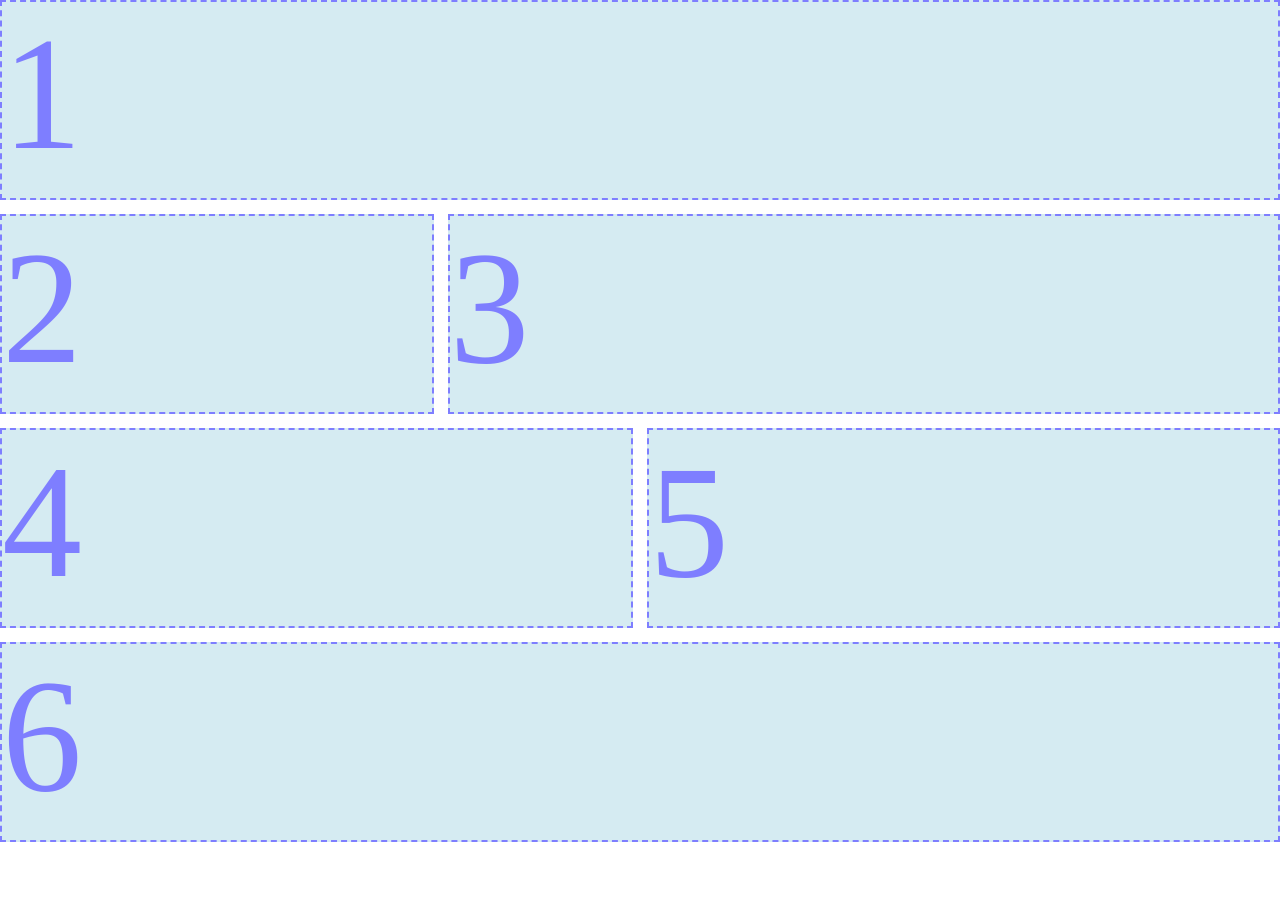
<file: hw5/index.html>
<!DOCTYPE html>
<html lang="en">
<head>
    <meta charset="UTF-8">
    <meta http-equiv="X-UA-Compatible" content="IE=edge">
    <meta name="viewport" content="width=device-width, initial-scale=1.0">
    <title>Assignment 5</title>
    <link rel="stylesheet" href="style.css">
</head>
<body>
    <div class="container">
        <div class="box1">1</div>
        <div class="box2">2</div>
        <div class="box3">3</div>
        <div class="box4">4</div>
        <div class="box5">5</div>
        <div class="box6">6</div>
    </div>
</body>
</html>
</file>
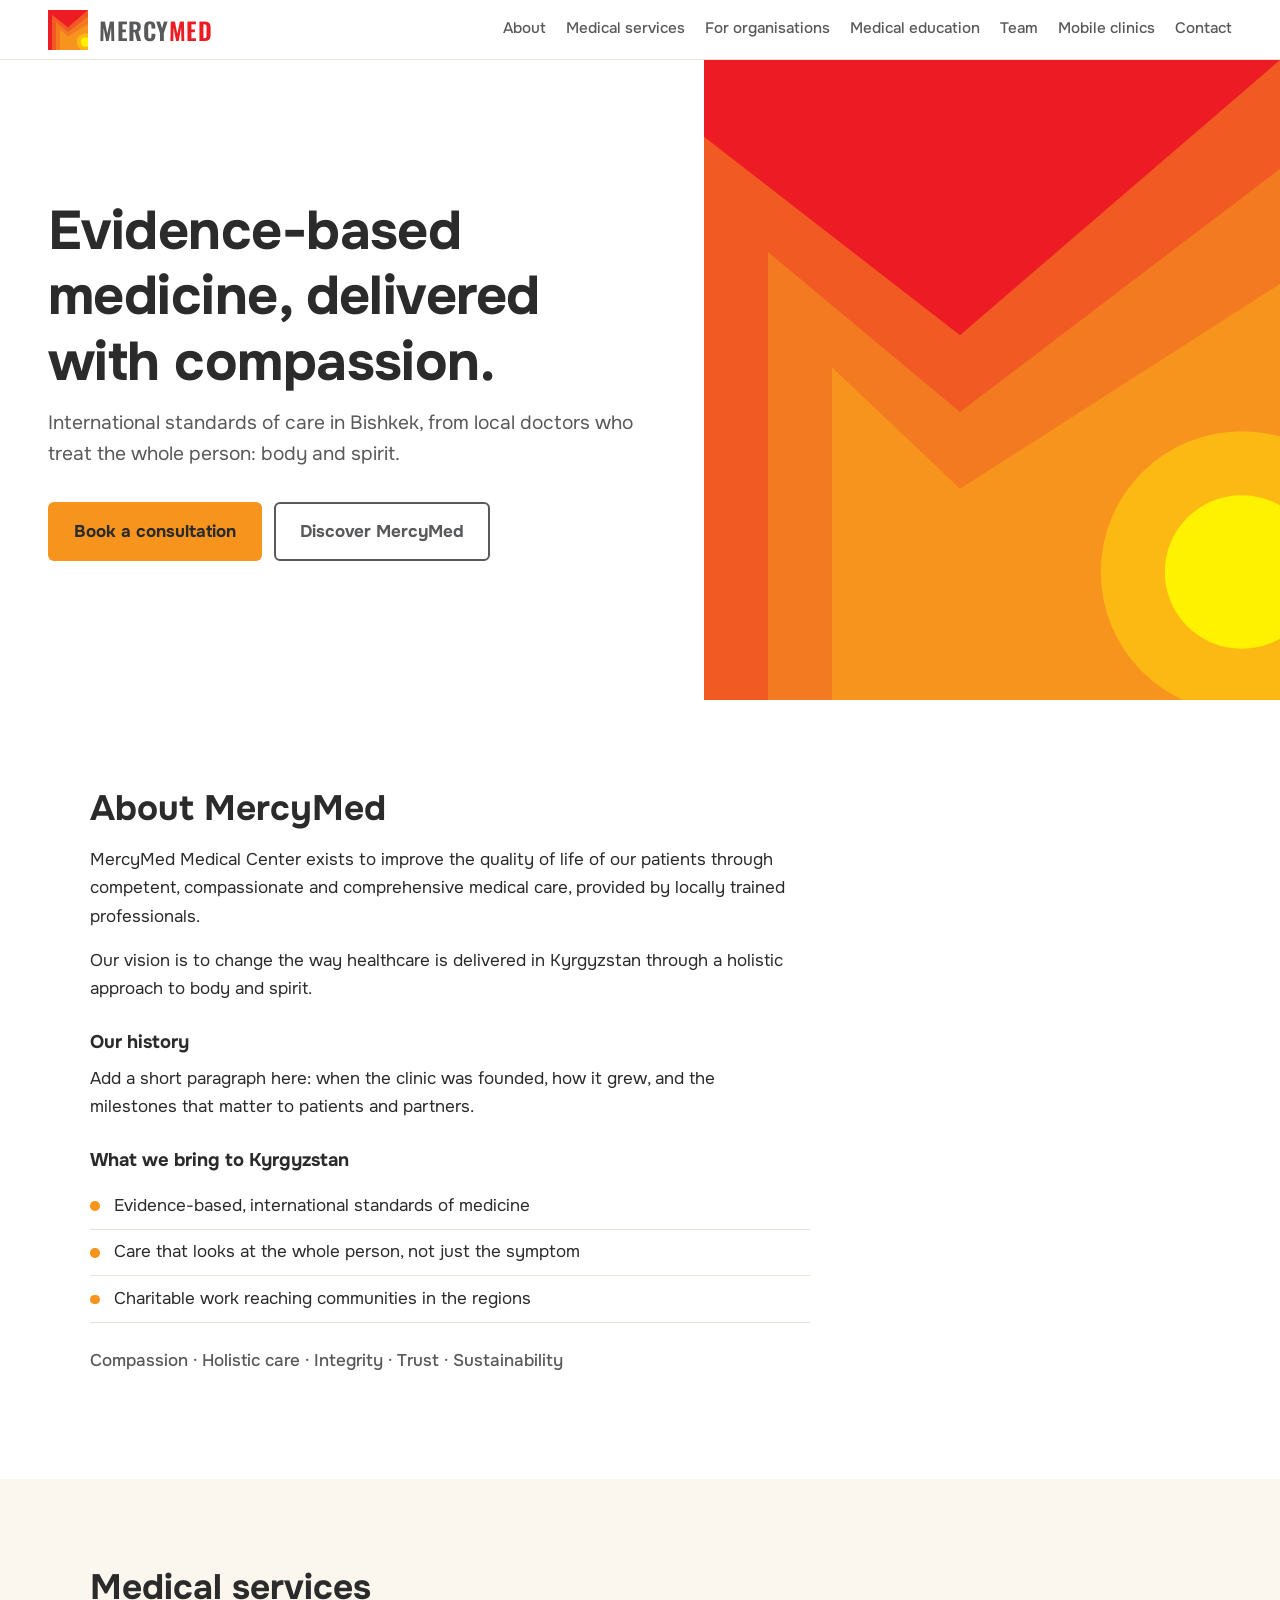
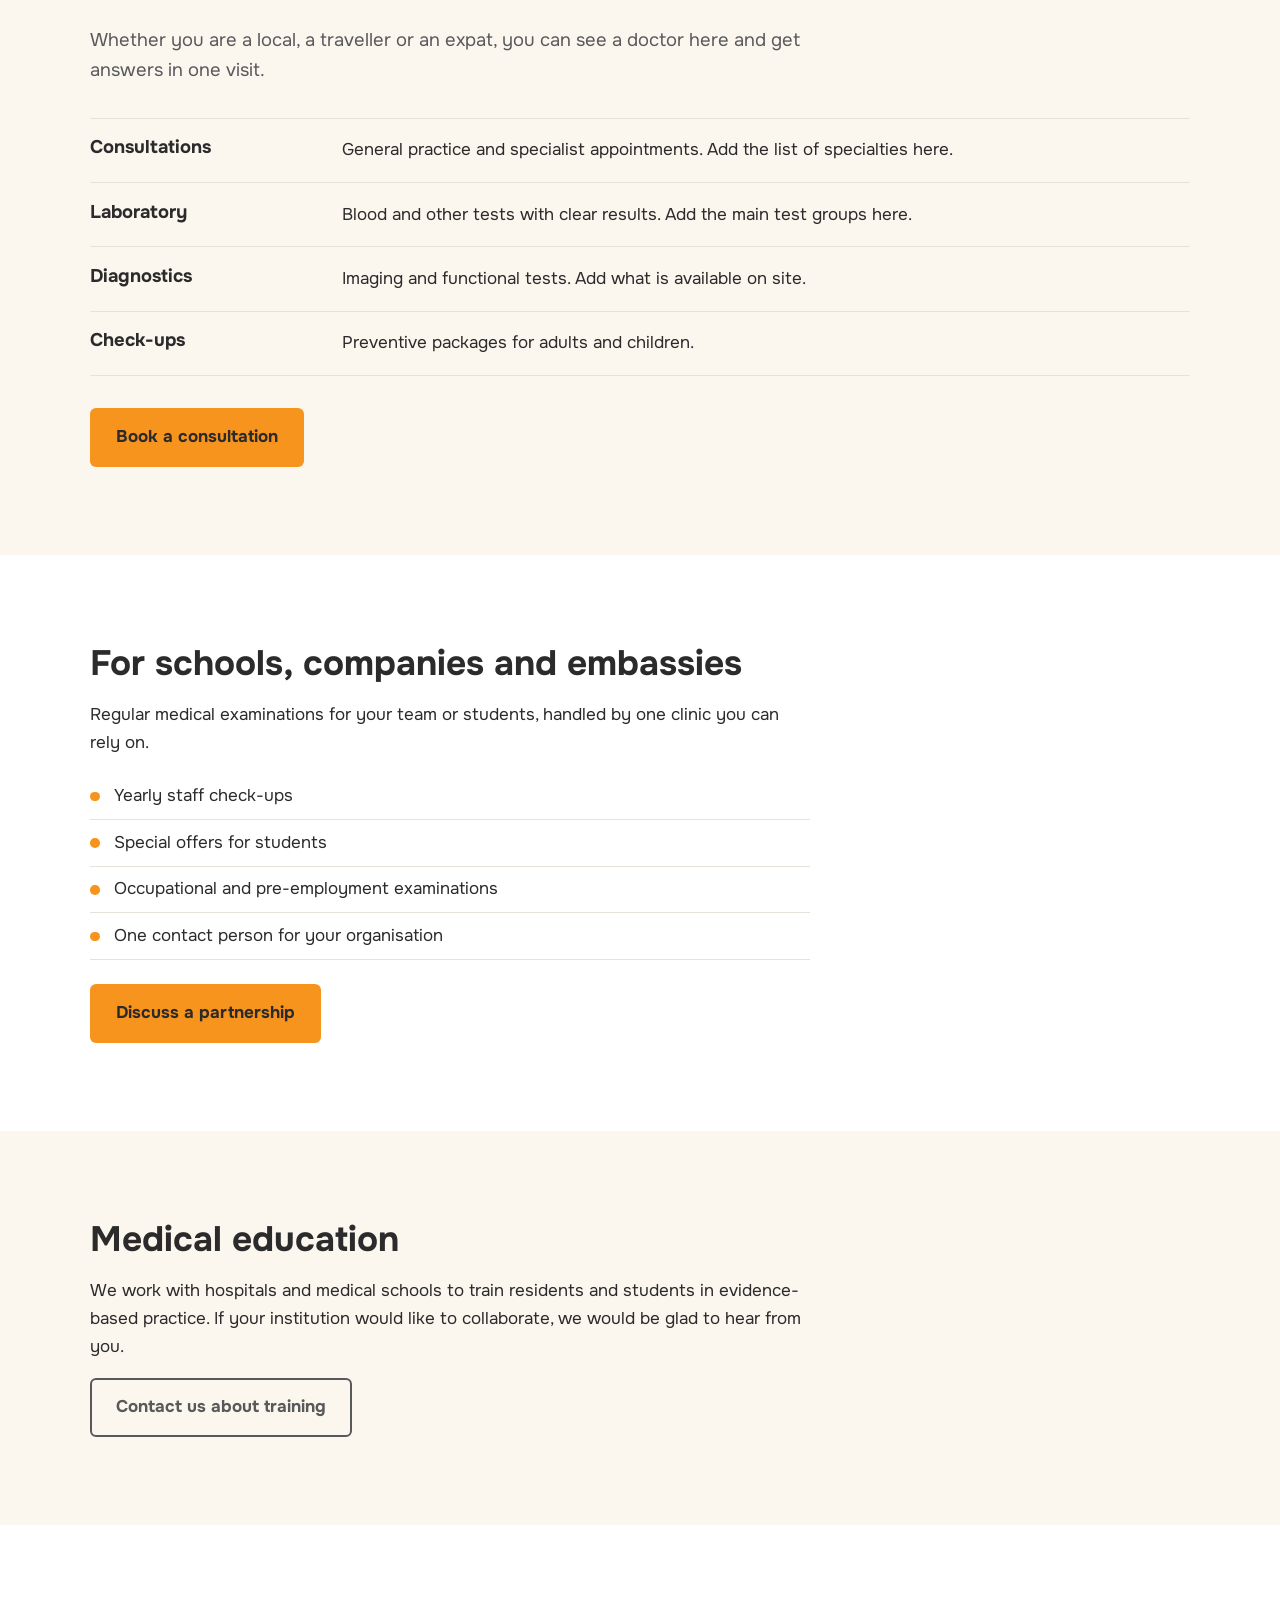
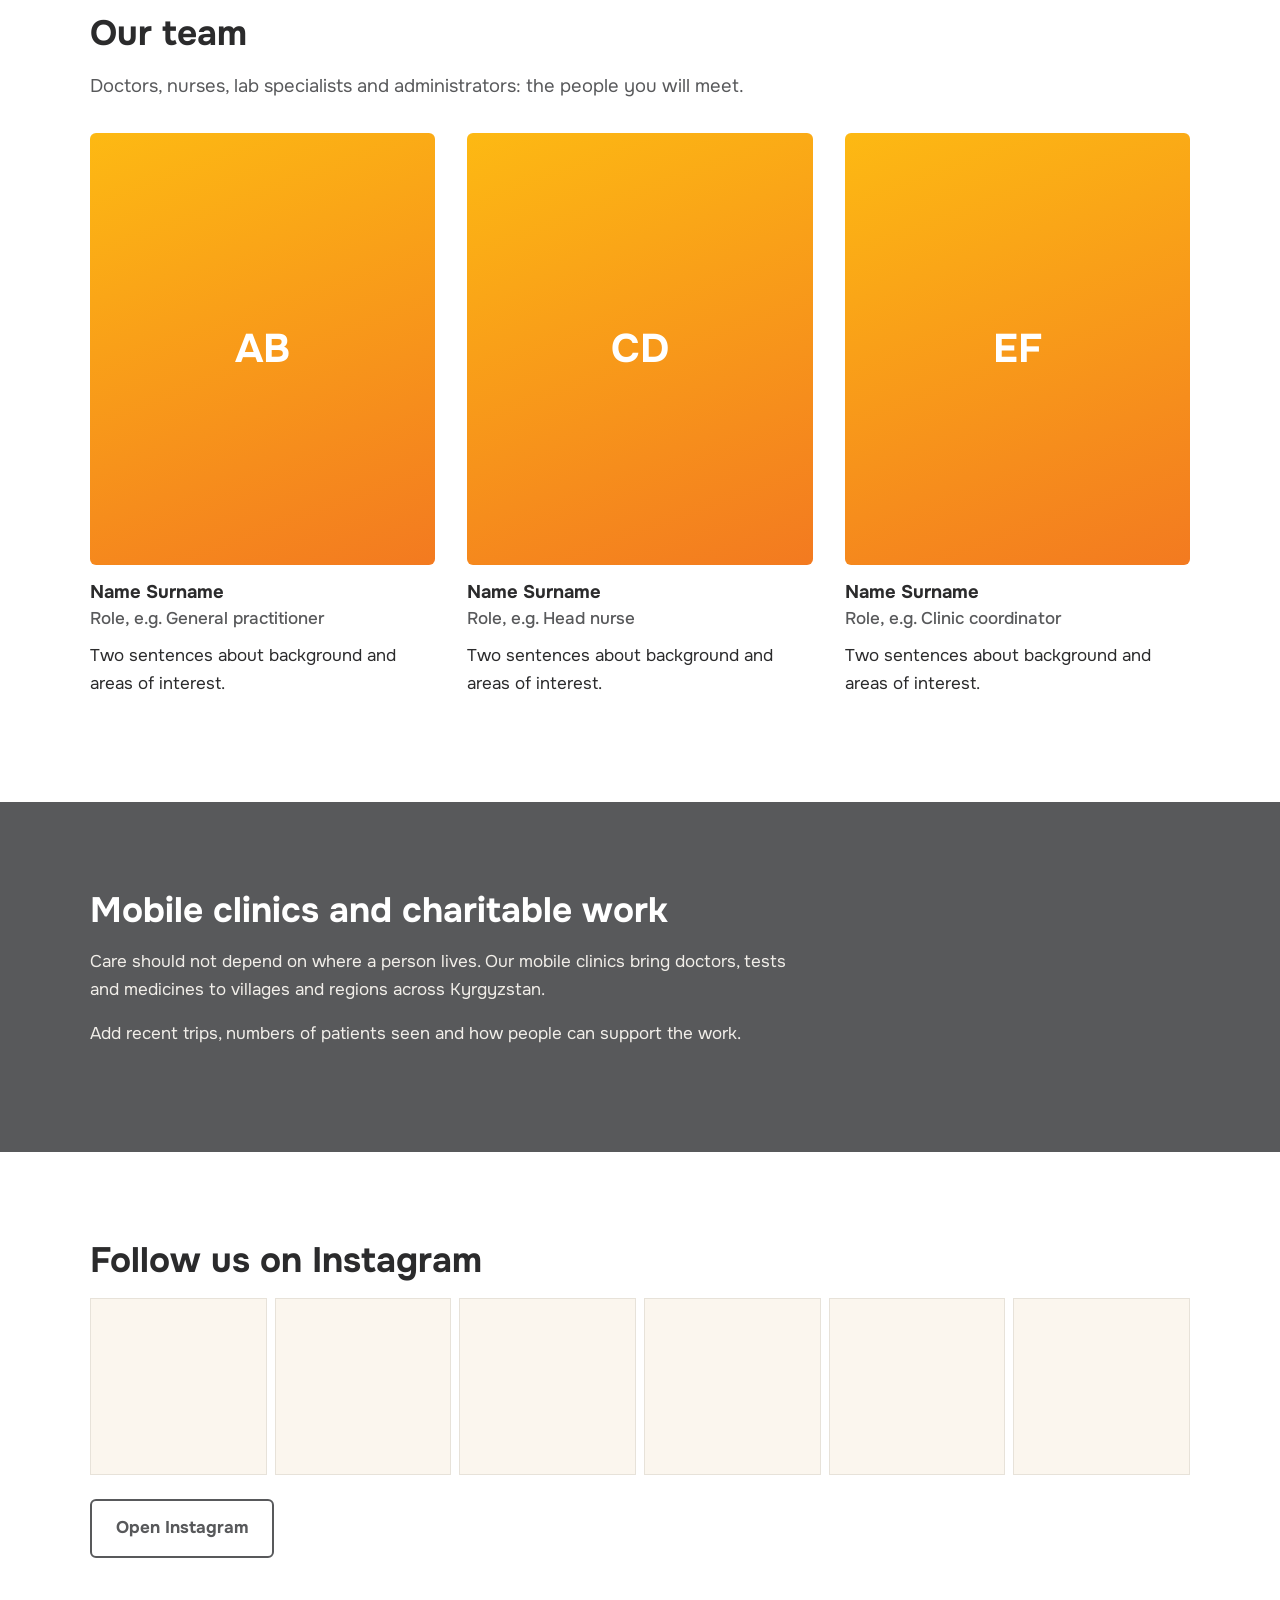
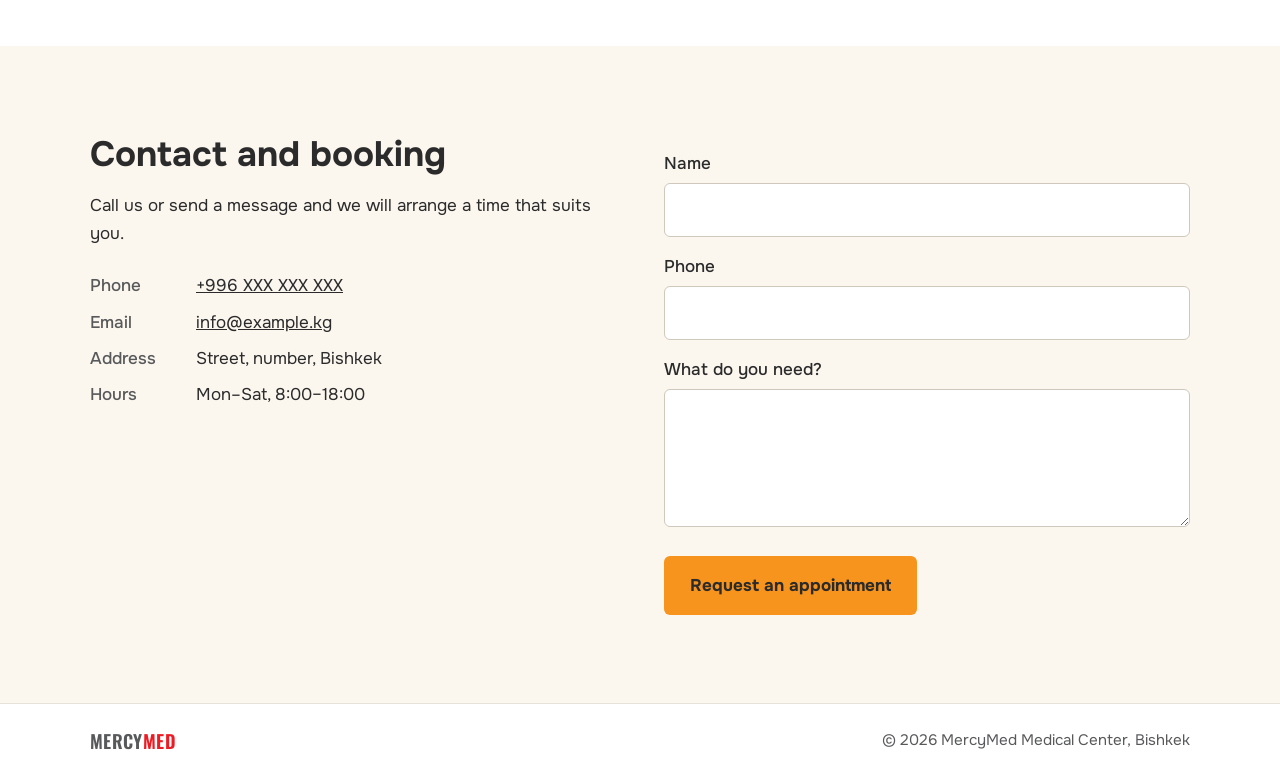
<file: hw6/index.html>
<!DOCTYPE html>
<html lang="en">
<head>
  <meta charset="UTF-8">
  <meta name="viewport" content="width=device-width, initial-scale=1">
  <title>MercyMed Medical Center – Bishkek</title>
  <meta name="description" content="Evidence-based, compassionate medical care in Bishkek. Consultations, laboratory tests, corporate check-ups and mobile clinics.">
  <link rel="preconnect" href="https://fonts.googleapis.com">
  <link rel="preconnect" href="https://fonts.gstatic.com" crossorigin>
  <link href="https://fonts.googleapis.com/css2?family=Onest:wght@400;500;700&family=Oswald:wght@600&display=swap" rel="stylesheet">
  <link rel="stylesheet" href="style.css">
</head>
<body>

  <!-- Menu: always visible -->
  <header class="topbar">
    <a class="brand" href="#home" aria-label="MercyMed – home">
      <!-- Emblem (replace with the real logo .svg from the designer when available) -->
      <svg class="emblem" viewBox="0 0 100 100" aria-hidden="true">
        <rect width="100" height="100" fill="#ED1C24"/>
        <polygon points="10,12 50,43 100,0 100,100 10,100" fill="#F15A22"/>
        <polygon points="20,30 50,55 100,17 100,100 20,100" fill="#F37A20"/>
        <polygon points="30,48 50,67 100,35 100,100 30,100" fill="#F7941D"/>
        <circle cx="94" cy="80" r="22" fill="#FDB913"/>
        <circle cx="94" cy="80" r="12" fill="#FFF200"/>
      </svg>
      <span class="wordmark"><span class="w-grey">MERCY</span><span class="w-red">MED</span></span>
    </a>
    <nav aria-label="Main menu">
      <a href="#about">About</a>
      <a href="#services">Medical services</a>
      <a href="#corporate">For organisations</a>
      <a href="#education">Medical education</a>
      <a href="#team">Team</a>
      <a href="#mobile">Mobile clinics</a>
      <a href="#contact">Contact</a>
    </nav>
  </header>

  <main>

    <!-- HOME -->
    <section class="hero" id="home">
      <div class="hero-text">
        <h1>Evidence-based medicine, delivered with compassion.</h1>
        <p>International standards of care in Bishkek, from local doctors who treat the whole person: body and spirit.</p>
        <div class="actions">
          <a class="btn btn-primary" href="#contact">Book a consultation</a>
          <a class="btn btn-ghost" href="#about">Discover MercyMed</a>
        </div>
      </div>
      <svg class="hero-art" viewBox="0 0 100 100" aria-hidden="true" preserveAspectRatio="xMaxYMid slice">
        <rect width="100" height="100" fill="#ED1C24"/>
        <polygon points="10,12 50,43 100,0 100,100 10,100" fill="#F15A22"/>
        <polygon points="20,30 50,55 100,17 100,100 20,100" fill="#F37A20"/>
        <polygon points="30,48 50,67 100,35 100,100 30,100" fill="#F7941D"/>
        <circle cx="94" cy="80" r="22" fill="#FDB913"/>
        <circle cx="94" cy="80" r="12" fill="#FFF200"/>
      </svg>
    </section>

    <!-- ABOUT -->
    <section id="about" class="section">
      <div class="wrap narrow">
        <h2>About MercyMed</h2>
        <p>MercyMed Medical Center exists to improve the quality of life of our patients through competent, compassionate and comprehensive medical care, provided by locally trained professionals.</p>
        <p>Our vision is to change the way healthcare is delivered in Kyrgyzstan through a holistic approach to body and spirit.</p>
        <h3>Our history</h3>
        <p>Add a short paragraph here: when the clinic was founded, how it grew, and the milestones that matter to patients and partners.</p>
        <h3>What we bring to Kyrgyzstan</h3>
        <ul class="plain">
          <li>Evidence-based, international standards of medicine</li>
          <li>Care that looks at the whole person, not just the symptom</li>
          <li>Charitable work reaching communities in the regions</li>
        </ul>
        <p class="values">Compassion · Holistic care · Integrity · Trust · Sustainability</p>
      </div>
    </section>

    <!-- SERVICES -->
    <section id="services" class="section tint">
      <div class="wrap">
        <h2>Medical services</h2>
        <p class="lead">Whether you are a local, a traveller or an expat, you can see a doctor here and get answers in one visit.</p>
        <div class="rows">
          <div class="row"><h3>Consultations</h3><p>General practice and specialist appointments. Add the list of specialties here.</p></div>
          <div class="row"><h3>Laboratory</h3><p>Blood and other tests with clear results. Add the main test groups here.</p></div>
          <div class="row"><h3>Diagnostics</h3><p>Imaging and functional tests. Add what is available on site.</p></div>
          <div class="row"><h3>Check-ups</h3><p>Preventive packages for adults and children.</p></div>
        </div>
        <a class="btn btn-primary" href="#contact">Book a consultation</a>
      </div>
    </section>

    <!-- CORPORATE -->
    <section id="corporate" class="section">
      <div class="wrap narrow">
        <h2>For schools, companies and embassies</h2>
        <p>Regular medical examinations for your team or students, handled by one clinic you can rely on.</p>
        <ul class="plain">
          <li>Yearly staff check-ups</li>
          <li>Special offers for students</li>
          <li>Occupational and pre-employment examinations</li>
          <li>One contact person for your organisation</li>
        </ul>
        <a class="btn btn-primary" href="#contact">Discuss a partnership</a>
      </div>
    </section>

    <!-- EDUCATION -->
    <section id="education" class="section tint">
      <div class="wrap narrow">
        <h2>Medical education</h2>
        <p>We work with hospitals and medical schools to train residents and students in evidence-based practice. If your institution would like to collaborate, we would be glad to hear from you.</p>
        <a class="btn btn-ghost" href="#contact">Contact us about training</a>
      </div>
    </section>

    <!-- TEAM -->
    <section id="team" class="section">
      <div class="wrap">
        <h2>Our team</h2>
        <p class="lead">Doctors, nurses, lab specialists and administrators: the people you will meet.</p>
        <div class="team">
          <article class="person">
            <div class="photo" aria-hidden="true">AB</div>
            <h3>Name Surname</h3>
            <p class="role">Role, e.g. General practitioner</p>
            <p>Two sentences about background and areas of interest.</p>
          </article>
          <article class="person">
            <div class="photo" aria-hidden="true">CD</div>
            <h3>Name Surname</h3>
            <p class="role">Role, e.g. Head nurse</p>
            <p>Two sentences about background and areas of interest.</p>
          </article>
          <article class="person">
            <div class="photo" aria-hidden="true">EF</div>
            <h3>Name Surname</h3>
            <p class="role">Role, e.g. Clinic coordinator</p>
            <p>Two sentences about background and areas of interest.</p>
          </article>
        </div>
      </div>
    </section>

    <!-- MOBILE CLINICS -->
    <section id="mobile" class="section dark-warm">
      <div class="wrap narrow">
        <h2>Mobile clinics and charitable work</h2>
        <p>Care should not depend on where a person lives. Our mobile clinics bring doctors, tests and medicines to villages and regions across Kyrgyzstan.</p>
        <p>Add recent trips, numbers of patients seen and how people can support the work.</p>
      </div>
    </section>

    <!-- INSTAGRAM -->
    <section class="section" aria-labelledby="insta-title">
      <div class="wrap">
        <h2 id="insta-title">Follow us on Instagram</h2>
        <!-- Replace this grid with an Instagram feed embed (e.g. Behold, Elfsight or SnapWidget) -->
        <div class="insta">
          <div></div><div></div><div></div><div></div><div></div><div></div>
        </div>
        <a class="btn btn-ghost" href="https://instagram.com/" rel="noopener">Open Instagram</a>
      </div>
    </section>

    <!-- CONTACT -->
    <section id="contact" class="section tint">
      <div class="wrap contact">
        <div>
          <h2>Contact and booking</h2>
          <p>Call us or send a message and we will arrange a time that suits you.</p>
          <dl>
            <dt>Phone</dt><dd><a href="tel:+996000000000">+996 XXX XXX XXX</a></dd>
            <dt>Email</dt><dd><a href="mailto:info@example.kg">info@example.kg</a></dd>
            <dt>Address</dt><dd>Street, number, Bishkek</dd>
            <dt>Hours</dt><dd>Mon–Sat, 8:00–18:00</dd>
          </dl>
        </div>
        <!-- Simple form: connect to Formspree / Getform or an online booking tool later -->
        <form action="#" method="post">
          <label for="name">Name</label>
          <input id="name" name="name" type="text" required autocomplete="name">
          <label for="phone">Phone</label>
          <input id="phone" name="phone" type="tel" required autocomplete="tel">
          <label for="msg">What do you need?</label>
          <textarea id="msg" name="message" rows="4"></textarea>
          <button class="btn btn-primary" type="submit">Request an appointment</button>
        </form>
      </div>
    </section>

  </main>

  <footer>
    <div class="wrap foot">
      <span class="wordmark small"><span class="w-grey">MERCY</span><span class="w-red">MED</span></span>
      <span>© 2026 MercyMed Medical Center, Bishkek</span>
    </div>
  </footer>

</body>
</html>
</file>
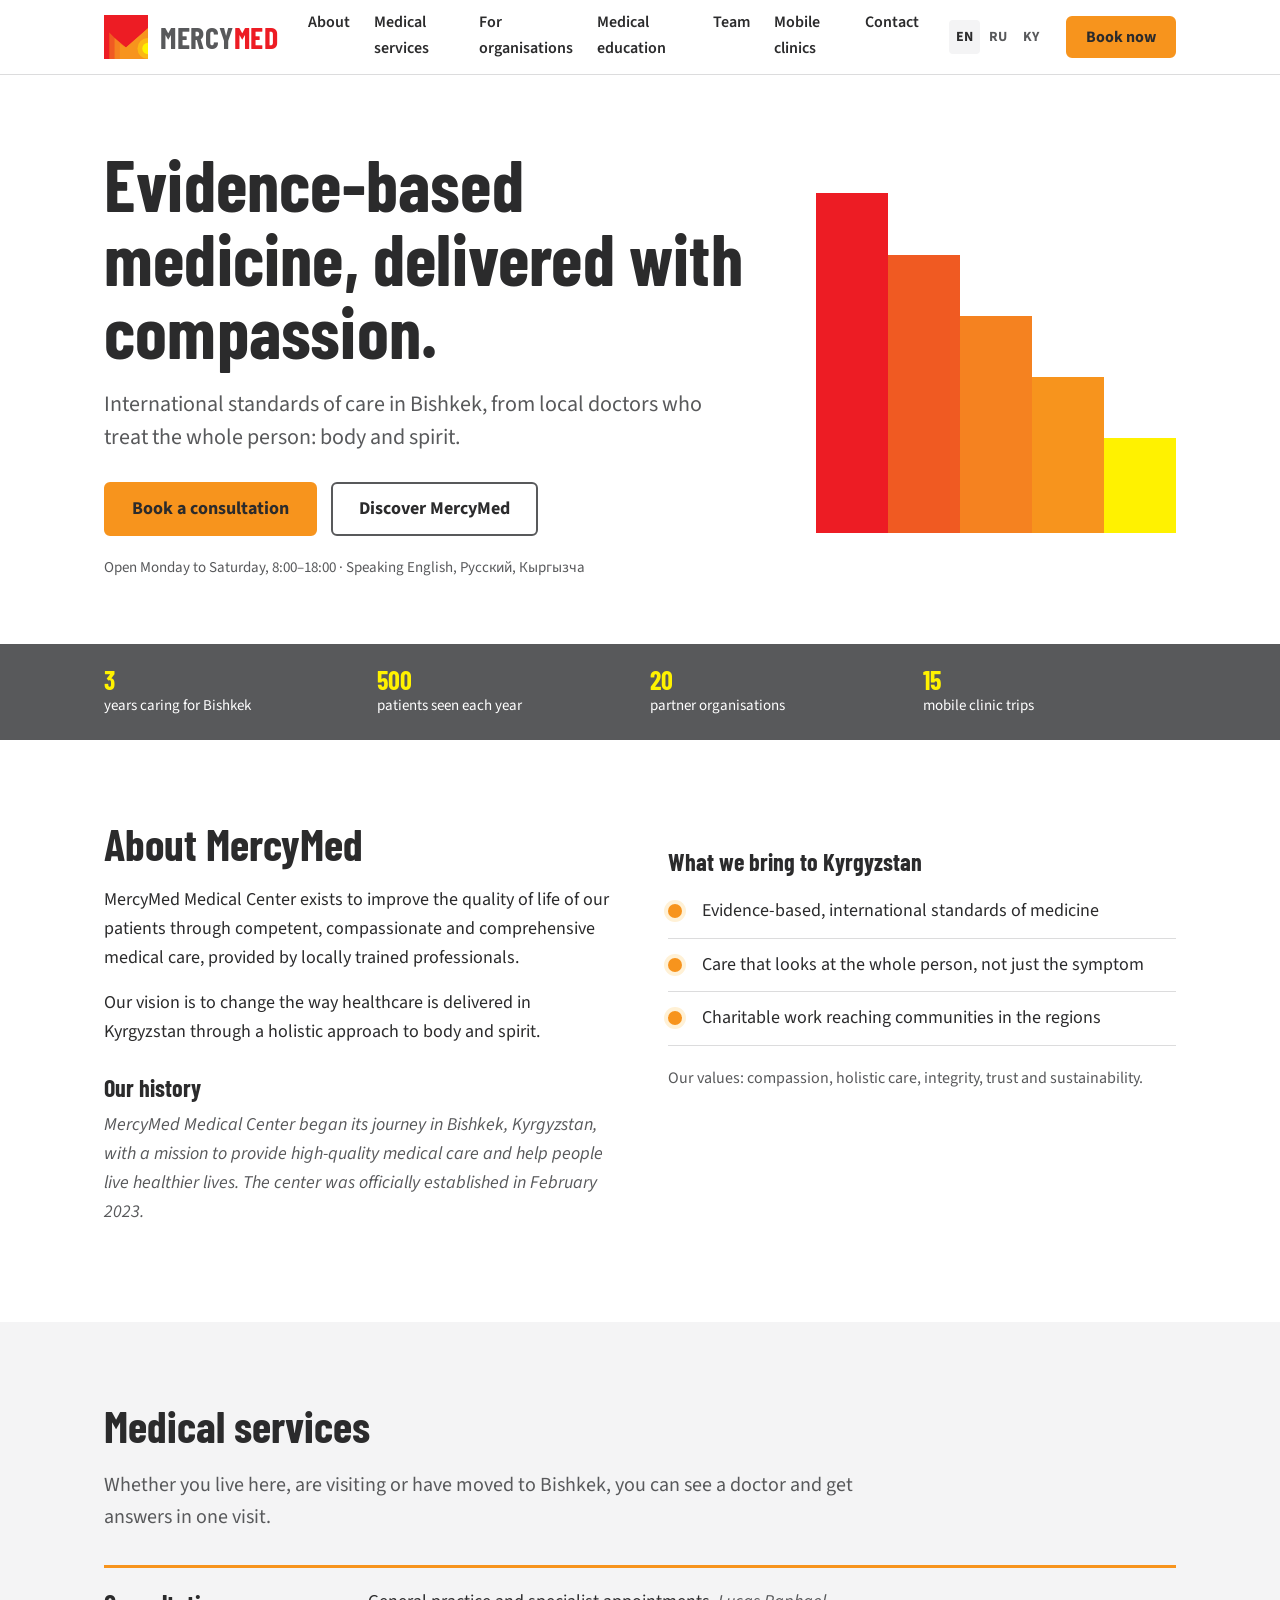
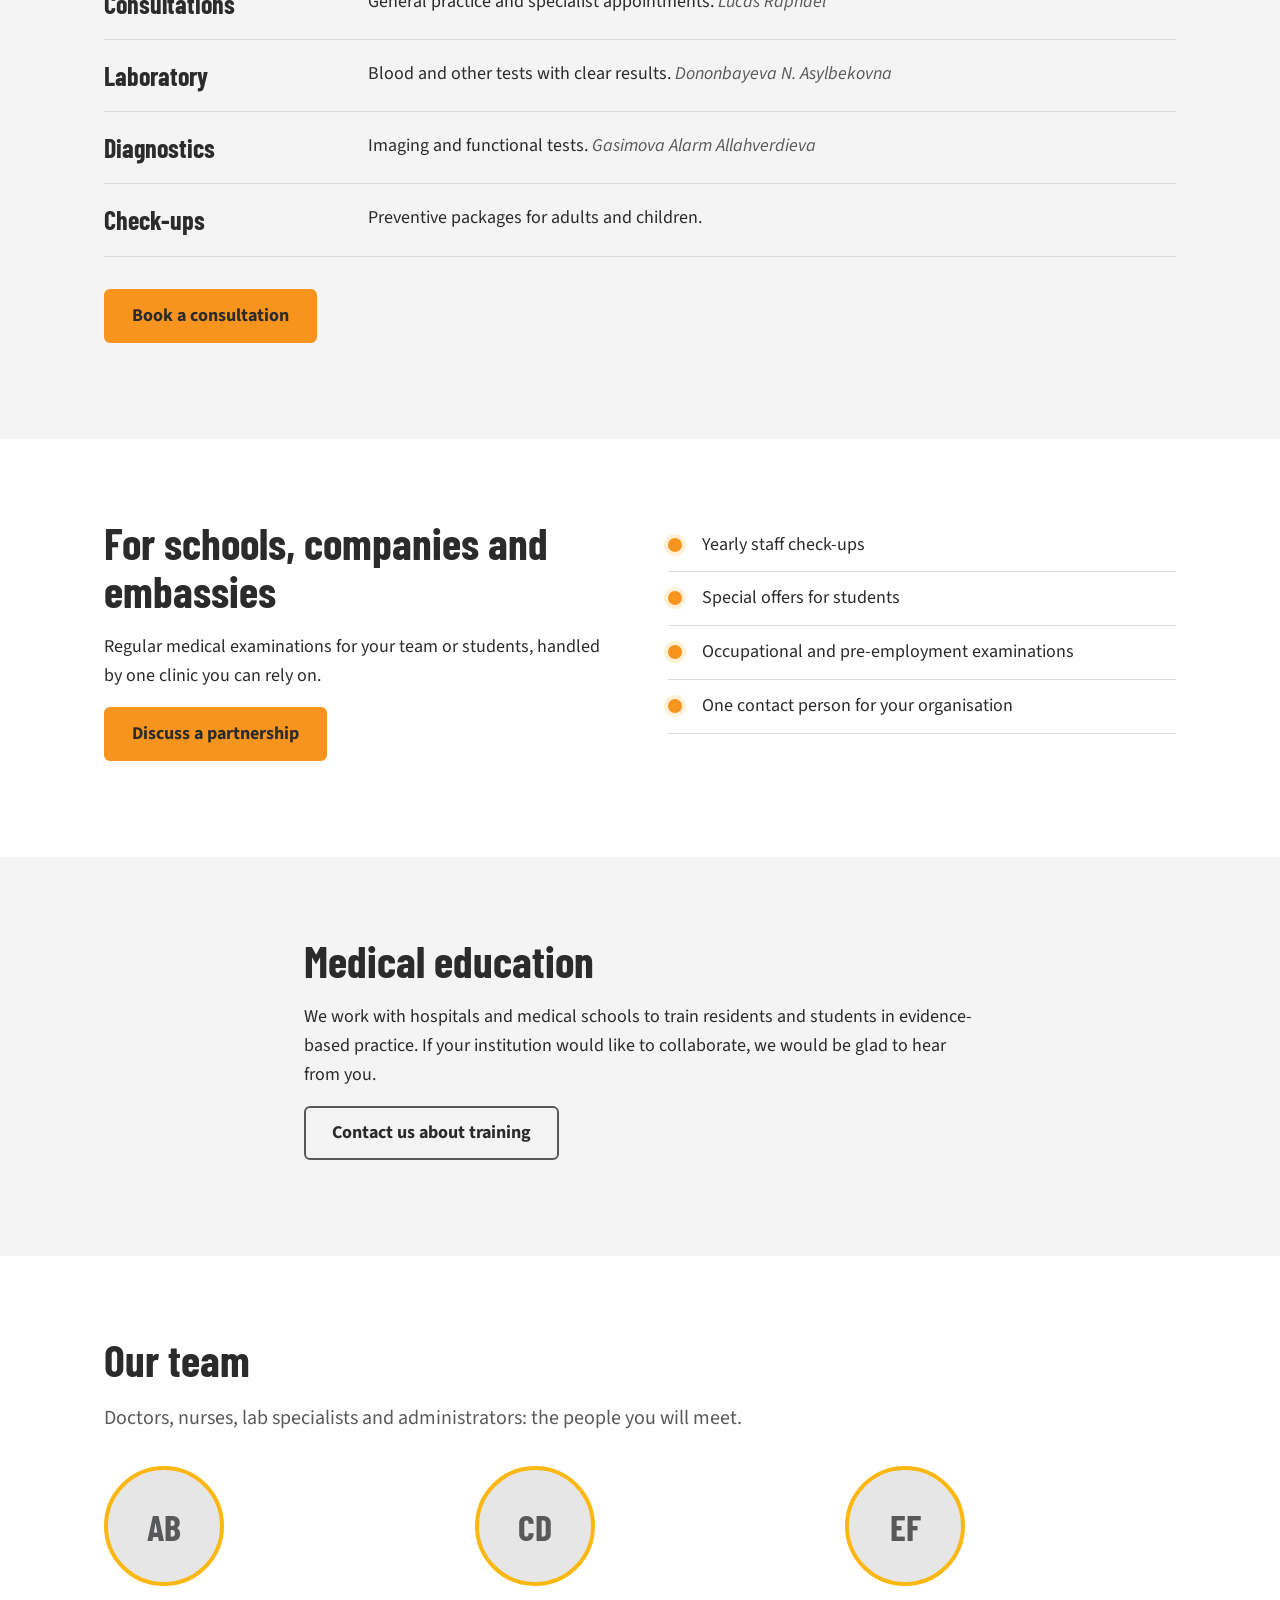
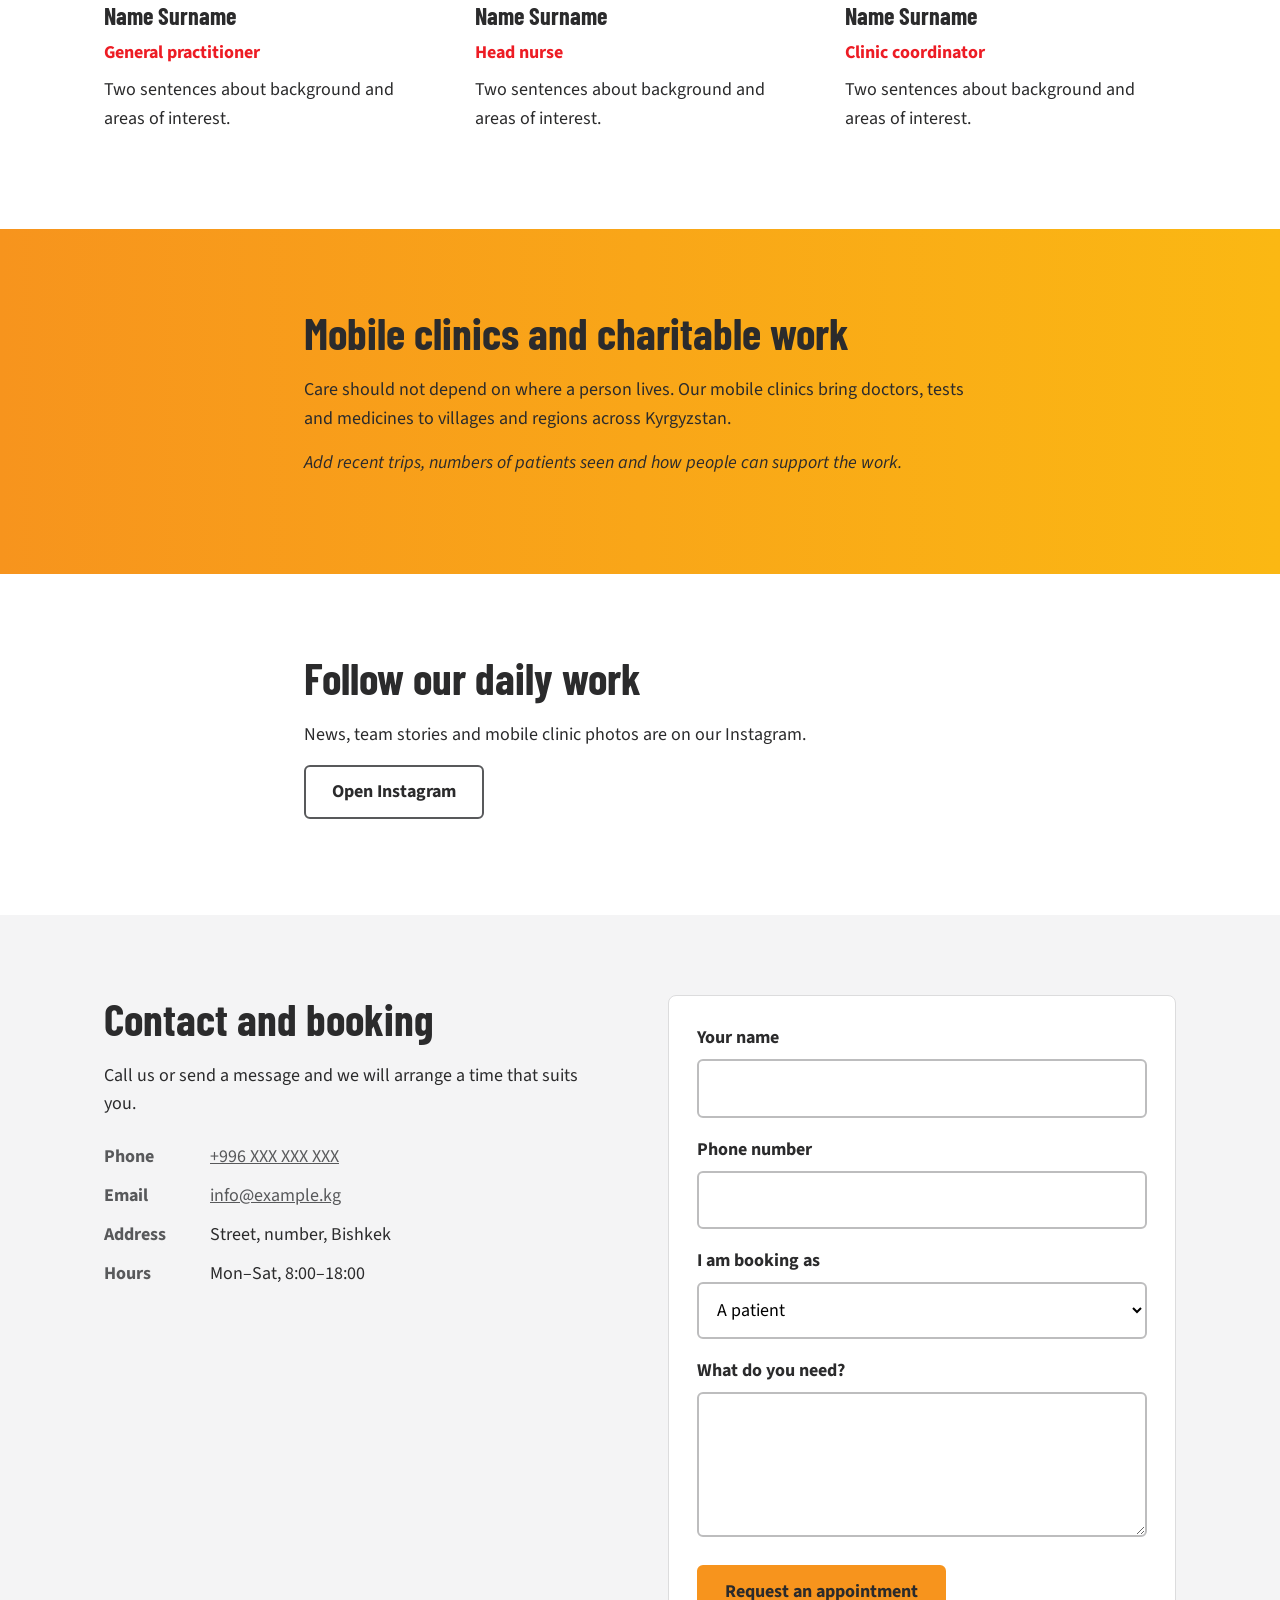
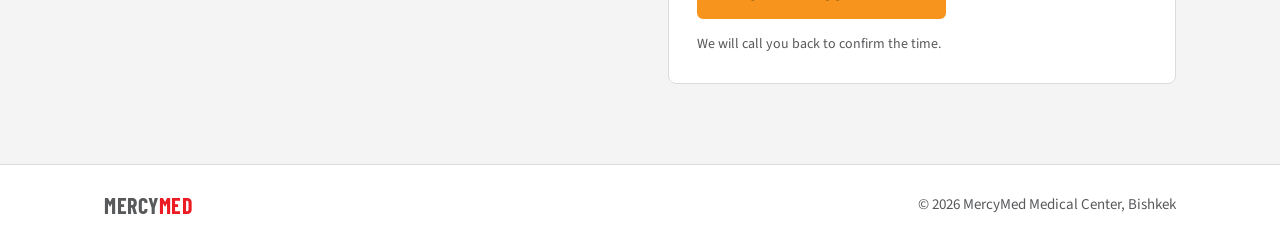
<file: hw7/index.html>
<!DOCTYPE html>
<html lang="en">
<head>
<meta charset="utf-8">
<meta name="viewport" content="width=device-width, initial-scale=1">
<title>MercyMed Medical Center – Bishkek</title>
<meta name="description" content="Evidence-based, compassionate medical care in Bishkek. Consultations, laboratory tests, corporate check-ups and mobile clinics.">
<link rel="preconnect" href="https://fonts.googleapis.com">
<link rel="preconnect" href="https://fonts.gstatic.com" crossorigin>
<link href="https://fonts.googleapis.com/css2?family=Barlow+Condensed:wght@600;700&family=Source+Sans+3:wght@400;600;700&display=swap" rel="stylesheet">
<link rel="stylesheet" href="style.css">
<script type="application/ld+json">
{"@context":"https://schema.org","@type":"MedicalClinic","name":"MercyMed Medical Center","address":{"@type":"PostalAddress","addressLocality":"Bishkek","addressCountry":"KG"},"openingHours":"Mo-Sa 08:00-18:00"}
</script>
</head>
<body id="top">
<a class="skip" href="#main">Skip to content</a>

<header class="site-header">
  <div class="wrap bar">
    <a class="brand" href="#top" aria-label="MercyMed – home">
      <svg class="emblem" viewBox="0 0 100 100" aria-hidden="true">
        <rect width="100" height="100" fill="#ED1C24"/>
        <path d="M12 0V100H100V30L50 78 12 40Z" fill="#F05A22"/>
        <path d="M24 100V52L50 74 100 30V100Z" fill="#F58220"/>
        <path d="M36 100V66L50 74 100 30V100Z" fill="#F7941D"/>
        <circle cx="100" cy="76" r="24" fill="#FBB813"/>
        <circle cx="100" cy="76" r="13" fill="#FFF200"/>
      </svg>
      <span class="wordmark"><span>MERCY</span><span class="red">MED</span></span>
    </a>

    <input type="checkbox" id="menu-toggle" class="menu-toggle">
    <label for="menu-toggle" class="menu-button">Menu</label>

    <nav class="nav" aria-label="Main">
      <a href="#about">About</a>
      <a href="#services">Medical services</a>
      <a href="#corporate">For organisations</a>
      <a href="#education">Medical education</a>
      <a href="#team">Team</a>
      <a href="#mobile">Mobile clinics</a>
      <a href="#contact">Contact</a>
    </nav>

    <div class="lang" aria-label="Language">
      <a href="#" aria-current="true">EN</a>
      <a href="#" lang="ru">RU</a>
      <a href="#" lang="ky">KY</a>
    </div>
    <a class="btn btn-small" href="#contact">Book now</a>
  </div>
</header>

<main id="main">

<section class="hero">
  <div class="wrap hero-grid">
    <div>
      <h1>Evidence-based medicine, delivered with compassion.</h1>
      <p class="lead">International standards of care in Bishkek, from local doctors who treat the whole person: body and spirit.</p>
      <p class="actions">
        <a class="btn" href="#contact">Book a consultation</a>
        <a class="btn btn-ghost" href="#about">Discover MercyMed</a>
      </p>
      <p class="hero-note">Open Monday to Saturday, 8:00–18:00 · Speaking English, Русский, Кыргызча</p>
    </div>
    <div class="steps" aria-hidden="true"><i></i><i></i><i></i><i></i><i></i></div>
  </div>
</section>

<section class="facts">
  <ul class="wrap">
    <li><strong>3</strong> years caring for Bishkek</li>
    <li><strong>500</strong> patients seen each year</li>
    <li><strong>20</strong> partner organisations</li>
    <li><strong>15</strong> mobile clinic trips</li>
  </ul>
</section>

<section id="about" class="section">
  <div class="wrap two">
    <div>
      <h2>About MercyMed</h2>
      <p>MercyMed Medical Center exists to improve the quality of life of our patients through competent, compassionate and comprehensive medical care, provided by locally trained professionals.</p>
      <p>Our vision is to change the way healthcare is delivered in Kyrgyzstan through a holistic approach to body and spirit.</p>
      <h3>Our history</h3>
      <p class="todo">MercyMed Medical Center began its journey in Bishkek, Kyrgyzstan, with a mission to provide high-quality medical care and help people live healthier lives. The center was officially established in February 2023.</p>
    </div>
    <div>
      <h3>What we bring to Kyrgyzstan</h3>
      <ul class="ticks">
        <li>Evidence-based, international standards of medicine</li>
        <li>Care that looks at the whole person, not just the symptom</li>
        <li>Charitable work reaching communities in the regions</li>
      </ul>
      <p class="values">Our values: compassion, holistic care, integrity, trust and sustainability.</p>
    </div>
  </div>
</section>

<section id="services" class="section alt">
  <div class="wrap">
    <h2>Medical services</h2>
    <p class="intro">Whether you live here, are visiting or have moved to Bishkek, you can see a doctor and get answers in one visit.</p>
    <dl class="list">
      <div><dt>Consultations</dt><dd>General practice and specialist appointments. <span class="todo">Lucas Raphael</span></dd></div>
      <div><dt>Laboratory</dt><dd>Blood and other tests with clear results. <span class="todo">Dononbayeva N. Asylbekovna</span></dd></div>
      <div><dt>Diagnostics</dt><dd>Imaging and functional tests. <span class="todo">Gasimova Alarm Allahverdieva</span></dd></div>
      <div><dt>Check-ups</dt><dd>Preventive packages for adults and children.</dd></div>
    </dl>
    <p><a class="btn" href="#contact">Book a consultation</a></p>
  </div>
</section>

<section id="corporate" class="section">
  <div class="wrap two">
    <div>
      <h2>For schools, companies and embassies</h2>
      <p>Regular medical examinations for your team or students, handled by one clinic you can rely on.</p>
      <p><a class="btn" href="#contact">Discuss a partnership</a></p>
    </div>
    <ul class="ticks">
      <li>Yearly staff check-ups</li>
      <li>Special offers for students</li>
      <li>Occupational and pre-employment examinations</li>
      <li>One contact person for your organisation</li>
    </ul>
  </div>
</section>

<section id="education" class="section alt">
  <div class="wrap narrow">
    <h2>Medical education</h2>
    <p>We work with hospitals and medical schools to train residents and students in evidence-based practice. If your institution would like to collaborate, we would be glad to hear from you.</p>
    <p><a class="btn btn-ghost" href="#contact">Contact us about training</a></p>
  </div>
</section>

<section id="team" class="section">
  <div class="wrap">
    <h2>Our team</h2>
    <p class="intro">Doctors, nurses, lab specialists and administrators: the people you will meet.</p>
    <div class="team">
      <article><div class="photo" aria-hidden="true">AB</div><h3>Name Surname</h3><p class="role">General practitioner</p><p>Two sentences about background and areas of interest.</p></article>
      <article><div class="photo" aria-hidden="true">CD</div><h3>Name Surname</h3><p class="role">Head nurse</p><p>Two sentences about background and areas of interest.</p></article>
      <article><div class="photo" aria-hidden="true">EF</div><h3>Name Surname</h3><p class="role">Clinic coordinator</p><p>Two sentences about background and areas of interest.</p></article>
    </div>
  </div>
</section>

<section id="mobile" class="section mobile">
  <div class="wrap narrow">
    <h2>Mobile clinics and charitable work</h2>
    <p>Care should not depend on where a person lives. Our mobile clinics bring doctors, tests and medicines to villages and regions across Kyrgyzstan.</p>
    <p class="todo">Add recent trips, numbers of patients seen and how people can support the work.</p>
  </div>
</section>

<section class="section">
  <div class="wrap narrow">
    <h2>Follow our daily work</h2>
    <p>News, team stories and mobile clinic photos are on our Instagram.</p>
    <p><a class="btn btn-ghost" href="https://instagram.com/" rel="noopener">Open Instagram</a></p>
  </div>
</section>

<section id="contact" class="section alt">
  <div class="wrap two">
    <div>
      <h2>Contact and booking</h2>
      <p>Call us or send a message and we will arrange a time that suits you.</p>
      <dl class="contact">
        <dt>Phone</dt><dd><a href="tel:+996000000000">+996 XXX XXX XXX</a></dd>
        <dt>Email</dt><dd><a href="mailto:info@example.kg">info@example.kg</a></dd>
        <dt>Address</dt><dd>Street, number, Bishkek</dd>
        <dt>Hours</dt><dd>Mon–Sat, 8:00–18:00</dd>
      </dl>
    </div>
    <form class="form" action="#" method="post">
      <label for="name">Your name</label>
      <input id="name" name="name" type="text" autocomplete="name" required>
      <label for="phone">Phone number</label>
      <input id="phone" name="phone" type="tel" autocomplete="tel" required>
      <label for="who">I am booking as</label>
      <select id="who" name="who">
        <option>A patient</option>
        <option>An organisation</option>
        <option>A medical institution or student</option>
      </select>
      <label for="msg">What do you need?</label>
      <textarea id="msg" name="msg" rows="4"></textarea>
      <button class="btn" type="submit">Request an appointment</button>
      <p class="small">We will call you back to confirm the time.</p>
    </form>
  </div>
</section>

</main>

<footer class="footer">
  <div class="wrap">
    <span class="wordmark small-mark"><span>MERCY</span><span class="red">MED</span></span>
    <span>© 2026 MercyMed Medical Center, Bishkek</span>
  </div>
</footer>
</body>
</html>
</file>
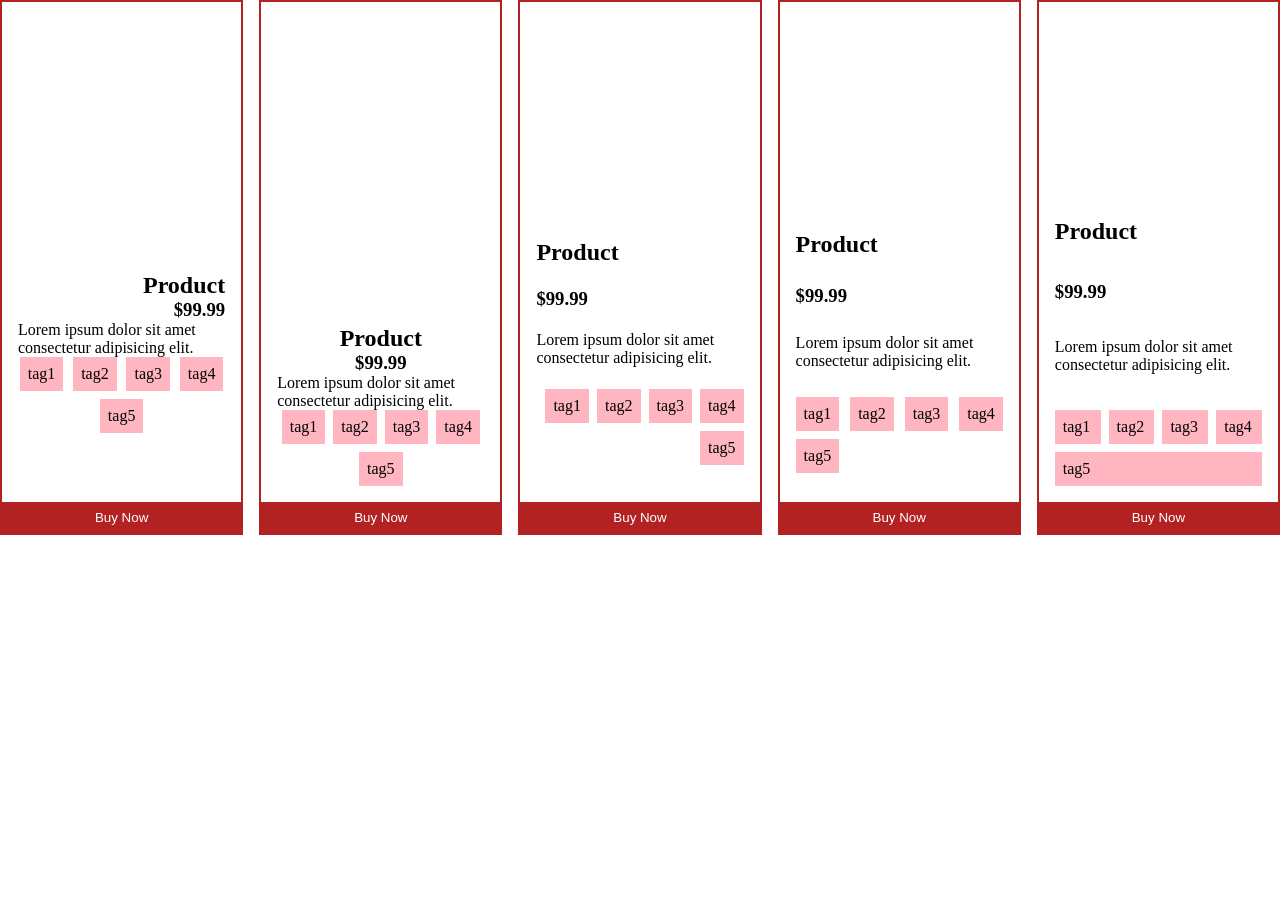
<file: hw8/index.html>
<!DOCTYPE html>
<html lang="en">
<head>
    <meta charset="UTF-8">
    <meta http-equiv="X-UA-Compatible" content="IE=edge">
    <meta name="viewport" content="width=device-width, initial-scale=1.0">
    <title>Assignment 8</title>
    <link rel="stylesheet" href="style.css">
</head>
<body>
<div class="container">
    <div class="box1">
        <div class="image"></div>
        <div class="info">
            <h2>Product</h2>
            <h3>$99.99</h3>
            <p>Lorem ipsum dolor sit amet consectetur adipisicing elit.</p>
            <ul>
                <li>tag1</li>
                <li>tag2</li>
                <li>tag3</li>
                <li>tag4</li>
                <li>tag5</li>
            </ul>
        </div>
        <button>Buy Now</button>
    </div>
    <div class="box2">
        <div class="image"></div>
        <div class="info">
            <h2>Product</h2>
            <h3>$99.99</h3>
            <p>Lorem ipsum dolor sit amet consectetur adipisicing elit.</p>
            <ul>
                <li>tag1</li>
                <li>tag2</li>
                <li>tag3</li>
                <li>tag4</li>
                <li>tag5</li>
            </ul>
        </div>
        <button>Buy Now</button>
    </div>
    <div class="box3">
        <div class="image"></div>
        <div class="info">
            <h2>Product</h2>
            <h3>$99.99</h3>
            <p>Lorem ipsum dolor sit amet consectetur adipisicing elit.</p>
            <ul>
                <li>tag1</li>
                <li>tag2</li>
                <li>tag3</li>
                <li>tag4</li>
                <li>tag5</li>
            </ul>
        </div>
        <button>Buy Now</button>
    </div>
    <div class="box4">
        <div class="image"></div>
        <div class="info">
            <h2>Product</h2>
            <h3>$99.99</h3>
            <p>Lorem ipsum dolor sit amet consectetur adipisicing elit.</p>
            <ul>
                <li>tag1</li>
                <li>tag2</li>
                <li>tag3</li>
                <li>tag4</li>
                <li>tag5</li>
            </ul>
        </div>
        <button>Buy Now</button>
    </div>
    <div class="box5">
        <div class="image"></div>
        <div class="info">
            <h2>Product</h2>
            <h3>$99.99</h3>
            <p>Lorem ipsum dolor sit amet consectetur adipisicing elit.</p>
            <ul>
                <li>tag1</li>
                <li>tag2</li>
                <li>tag3</li>
                <li>tag4</li>
                <li>tag5</li>
            </ul>
        </div>
        <button>Buy Now</button>
    </div>
</div>
</body>
</html>
</file>
<file: hw5/style.css>
* {
    margin: 0;
    box-sizing: border-box;
}

body {
    background: url("https://cdn.imgchest.com/files/l4necm53l4m.png");
    opacity: .5;
    background-repeat: no-repeat;
}

.container {
    max-width: 1400px;
    display: flex;
    flex-wrap: wrap;
    gap: 14px;
}

.container > * {
    background-color: lightblue;
    height: 200px;
    font-size: 10rem;
    color: blue;
    border: 2px dashed blue;
    flex-grow: 1;
    flex-shrink: 1;
}

.box1 { flex-basis: 100%; }

.box2 { flex-basis: 301px; }
.box3 { flex-basis: 700px; }

.box4,
.box5,
.box6 { flex-basis: 450px; }
</file>
<file: hw6/style.css>
:root {
  --red: #ED1C24;
  --orange-1: #FDB913;
  --orange-2: #F7941D;
  --orange-3: #F37A20;
  --orange-4: #F15A22;
  --yellow: #FFF200;
  --grey: #58595B;     
  --ink: #2B2B2C;
  --bg: #FFFFFF;
  --tint: #FBF6EE;      
  --line: #E7E2D9;
  --radius: 6px;
}

*, *::before, *::after { box-sizing: border-box; }
html { scroll-behavior: smooth; scroll-padding-top: 72px; }
body {
  margin: 0;
  font-family: "Onest", "Segoe UI", Roboto, sans-serif;
  font-size: 1.0625rem;
  line-height: 1.65;
  color: var(--ink);
  background: var(--bg);
}
img, svg { max-width: 100%; }
a { color: inherit; }
:focus-visible { outline: 3px solid var(--orange-3); outline-offset: 3px; }

.topbar {
  position: sticky; top: 0; z-index: 10;
  display: flex; align-items: center; justify-content: space-between; gap: 1.5rem;
  padding: .6rem clamp(1rem, 4vw, 3rem);
  background: rgba(255,255,255,.96);
  border-bottom: 1px solid var(--line);
}
.brand { display: flex; align-items: center; gap: .7rem; text-decoration: none; flex: none; }
.emblem { width: 40px; height: 40px; display: block; }
.wordmark { font-family: "Oswald", "Arial Narrow", sans-serif; font-weight: 600; font-size: 1.5rem; letter-spacing: .02em; line-height: 1; }
.wordmark.small { font-size: 1.15rem; }
.w-grey { color: var(--grey); }
.w-red { color: var(--red); }

.topbar nav { display: flex; gap: 1.25rem; overflow-x: auto; white-space: nowrap; scrollbar-width: none; }
.topbar nav::-webkit-scrollbar { display: none; }
.topbar nav a {
  text-decoration: none; font-size: .95rem; font-weight: 500; color: var(--grey);
  padding: .4rem 0; border-bottom: 2px solid transparent;
}
.topbar nav a:hover { color: var(--ink); border-bottom-color: var(--orange-2); }

.wrap { width: min(1100px, 100% - 2rem); margin-inline: auto; }
.narrow { max-width: 720px; margin-inline: 0; }
.wrap.narrow { margin-left: max(1rem, calc((100% - 1100px) / 2)); }
.section { padding: clamp(3rem, 7vw, 5.5rem) 0; }
.tint { background: var(--tint); }

h1, h2, h3 { line-height: 1.2; margin: 0 0 .75rem; color: var(--ink); }
h1 { font-size: clamp(2.1rem, 5vw, 3.4rem); font-weight: 700; letter-spacing: -.01em; }
h2 { font-size: clamp(1.6rem, 3.2vw, 2.2rem); font-weight: 700; margin-bottom: 1rem; }
h3 { font-size: 1.15rem; font-weight: 700; margin-top: 1.75rem; }
p { margin: 0 0 1rem; max-width: 65ch; }
.lead { font-size: 1.15rem; color: var(--grey); margin-bottom: 2rem; }

.btn {
  display: inline-block; padding: .85rem 1.5rem; border-radius: var(--radius);
  font: inherit; font-weight: 700; text-decoration: none; cursor: pointer; border: 2px solid transparent;
}
.btn-primary { background: var(--orange-2); color: var(--ink); }
.btn-primary:hover { background: var(--orange-1); }
.btn-ghost { border-color: var(--grey); color: var(--grey); background: transparent; }
.btn-ghost:hover { background: var(--grey); color: #fff; }

.hero {
  display: grid; grid-template-columns: 1.1fr .9fr; align-items: stretch;
  min-height: min(78vh, 640px);
}
.hero-text {
  display: flex; flex-direction: column; justify-content: center;
  padding: clamp(2rem, 6vw, 5rem) clamp(1rem, 4vw, 3rem);
}
.hero-text p { font-size: 1.2rem; color: var(--grey); margin-bottom: 2rem; }
.actions { display: flex; flex-wrap: wrap; gap: .75rem; }
.hero-art { width: 100%; height: 100%; display: block; }

.plain { list-style: none; padding: 0; margin: 0 0 1.5rem; }
.plain li { padding: .55rem 0 .55rem 1.5rem; border-bottom: 1px solid var(--line); position: relative; }
.plain li::before {
  content: ""; position: absolute; left: 0; top: 1.15rem;
  width: .6rem; height: .6rem; border-radius: 50%; background: var(--orange-2);
}
.values { color: var(--grey); font-weight: 500; margin-top: 1.5rem; }

.rows { margin-bottom: 2rem; border-top: 1px solid var(--line); }
.row {
  display: grid; grid-template-columns: 220px 1fr; gap: 1rem 2rem;
  padding: 1.1rem 0; border-bottom: 1px solid var(--line);
}
.row h3 { margin: 0; }
.row p { margin: 0; }

.team { display: grid; grid-template-columns: repeat(auto-fit, minmax(230px, 1fr)); gap: 2rem; }
.photo {
  width: 100%; aspect-ratio: 4 / 5; display: grid; place-items: center;
  background: linear-gradient(160deg, var(--orange-1), var(--orange-3));
  color: #fff; font-size: 2.5rem; font-weight: 700; border-radius: var(--radius); margin-bottom: 1rem;
}
.person h3 { margin: 0 0 .15rem; }
.role { color: var(--grey); font-weight: 500; margin-bottom: .5rem; }

.dark-warm { background: var(--grey); color: #fff; }
.dark-warm h2 { color: #fff; }
.dark-warm p { color: #F1EEE9; }

.insta { display: grid; grid-template-columns: repeat(6, 1fr); gap: .5rem; margin-bottom: 1.5rem; }
.insta div { aspect-ratio: 1; background: var(--tint); border: 1px solid var(--line); }

.contact { display: grid; grid-template-columns: 1fr 1fr; gap: 3rem; }
dl { margin: 1.5rem 0 0; display: grid; grid-template-columns: 90px 1fr; gap: .5rem 1rem; }
dt { color: var(--grey); font-weight: 500; }
dd { margin: 0; }
form label { display: block; font-weight: 500; margin: 1rem 0 .3rem; }
form input, form textarea {
  width: 100%; padding: .75rem .9rem; font: inherit; color: var(--ink);
  border: 1px solid #CFC8BC; border-radius: var(--radius); background: #fff;
}
form button { margin-top: 1.25rem; }

footer { padding: 1.5rem 0; border-top: 1px solid var(--line); color: var(--grey); font-size: .95rem; }
.foot { display: flex; justify-content: space-between; flex-wrap: wrap; gap: .75rem; align-items: center; }

@media (max-width: 800px) {
  .topbar { flex-direction: column; align-items: flex-start; gap: .4rem; }
  .topbar nav { width: 100%; gap: 1rem; }
  .hero { grid-template-columns: 1fr; min-height: 0; }
  .hero-art { height: 180px; order: -1; }
  .row { grid-template-columns: 1fr; gap: .25rem; }
  .contact { grid-template-columns: 1fr; gap: 2rem; }
  .insta { grid-template-columns: repeat(3, 1fr); }
  .wrap.narrow { margin-inline: auto; }
}

@media (prefers-reduced-motion: reduce) {
  html { scroll-behavior: auto; }
}
</file>
<file: hw7/style.css>
:root{
  --red:#ED1C24;
  --o4:#F05A22;
  --o3:#F58220;
  --o2:#F7941D;
  --o1:#FBB813;
  --yellow:#FFF200;
  --grey:#58595B;
  --ink:#2B2B2C;
  --line:#DCDCDD;
  --bg:#FFFFFF;
  --alt:#F4F4F5;
  --head:'Barlow Condensed','Arial Narrow',sans-serif;
  --body:'Source Sans 3','Segoe UI',Roboto,sans-serif;
}
*{box-sizing:border-box}
html{scroll-behavior:smooth;scroll-padding-top:84px}
body{margin:0;font:18px/1.6 var(--body);color:var(--ink);background:var(--bg)}
a{color:var(--grey)}
:focus-visible{outline:3px solid var(--o2);outline-offset:3px}
.wrap{max-width:1120px;margin:0 auto;padding:0 24px}
.narrow{max-width:720px}
.skip{position:absolute;left:-999px;top:0;background:var(--ink);color:#fff;padding:10px 16px;z-index:100}
.skip:focus{left:0}


.site-header{position:sticky;top:0;z-index:50;background:#fff;border-bottom:1px solid var(--line)}
.bar{display:flex;align-items:center;gap:20px;min-height:72px}
.brand{display:flex;align-items:center;gap:12px;text-decoration:none}
.emblem{width:44px;height:44px;display:block}
.wordmark{font:700 30px/1 var(--head);letter-spacing:.5px;color:var(--grey)}
.wordmark .red{color:var(--red)}
.nav{display:flex;gap:4px;margin-left:auto}
.nav a{padding:10px 10px;text-decoration:none;color:var(--ink);font-weight:600;font-size:16px;border-bottom:3px solid transparent}
.nav a:hover{border-color:var(--o2)}
.lang{display:flex;gap:2px;font-size:14px;font-weight:700}
.lang a{padding:6px 7px;text-decoration:none;color:var(--grey);border-radius:4px}
.lang a[aria-current]{background:var(--alt);color:var(--ink)}
.menu-toggle{position:absolute;opacity:0;pointer-events:none}
.menu-button{display:none}


.btn{display:inline-block;background:var(--o2);color:var(--ink);font:700 18px/1 var(--body);padding:16px 26px;border:2px solid var(--o2);border-radius:6px;text-decoration:none;cursor:pointer}
.btn:hover{background:var(--o1);border-color:var(--o1)}
.btn-ghost{background:transparent;border-color:var(--grey);color:var(--ink)}
.btn-ghost:hover{background:var(--alt);border-color:var(--ink)}
.btn-small{padding:11px 18px;font-size:16px;white-space:nowrap}


.hero{padding:72px 0 64px;overflow:hidden}
.hero-grid{display:grid;grid-template-columns:1.25fr .75fr;gap:40px;align-items:center}
h1{font:700 clamp(42px,6vw,72px)/1.02 var(--head);margin:0 0 20px;color:var(--ink);letter-spacing:.2px}
.lead{font-size:22px;line-height:1.5;color:var(--grey);max-width:34em;margin:0 0 28px}
.actions{display:flex;flex-wrap:wrap;gap:14px;margin:0 0 20px}
.hero-note{font-size:15px;color:var(--grey);margin:0}
.steps{display:flex;align-items:flex-end;height:340px;gap:0;justify-self:end;width:100%;max-width:360px}
.steps i{flex:1;display:block}
.steps i:nth-child(1){height:100%;background:var(--red)}
.steps i:nth-child(2){height:82%;background:var(--o4)}
.steps i:nth-child(3){height:64%;background:var(--o3)}
.steps i:nth-child(4){height:46%;background:var(--o2)}
.steps i:nth-child(5){height:28%;background:var(--yellow)}


.facts{background:var(--grey);color:#fff}
.facts ul{list-style:none;margin:0 auto;padding:22px 24px;display:grid;grid-template-columns:repeat(4,1fr);gap:20px}
.facts strong{display:block;font:700 26px/1.1 var(--head);color:var(--yellow)}
.facts li{font-size:15px}


.section{padding:80px 0}
.section.alt{background:var(--alt)}
h2{font:700 clamp(32px,4vw,44px)/1.1 var(--head);margin:0 0 18px;color:var(--ink)}
h3{font:700 24px/1.2 var(--head);margin:28px 0 8px;color:var(--ink)}
p{margin:0 0 16px;max-width:38em}
.intro{color:var(--grey);font-size:20px;margin-bottom:32px}
.two{display:grid;grid-template-columns:1fr 1fr;gap:56px;align-items:start}
.todo{color:var(--grey);font-style:italic}

.ticks{list-style:none;margin:0 0 20px;padding:0}
.ticks li{padding:12px 0 12px 34px;border-bottom:1px solid var(--line);position:relative}
.ticks li::before{content:"";position:absolute;left:0;top:19px;width:14px;height:14px;background:var(--o2);border-radius:50%;box-shadow:0 0 0 4px #FFF1D6}
.values{color:var(--grey);font-size:16px}


.list{margin:0 0 32px;border-top:3px solid var(--o2)}
.list div{display:grid;grid-template-columns:240px 1fr;gap:24px;padding:20px 0;border-bottom:1px solid var(--line)}
.list dt{font:700 26px/1.2 var(--head)}
.list dd{margin:0}


.team{display:grid;grid-template-columns:repeat(3,1fr);gap:40px}
.photo{width:120px;height:120px;border-radius:50%;background:#E6E6E7;color:var(--grey);display:grid;place-items:center;font:700 36px var(--head);margin-bottom:16px;border:4px solid var(--o1)}
.team h3{margin-top:0}
.role{color:var(--red);font-weight:700;margin-bottom:8px}


.mobile{background:linear-gradient(90deg,var(--o2),var(--o1));color:var(--ink)}
.mobile .todo{color:var(--ink)}


.contact{display:grid;grid-template-columns:90px 1fr;gap:10px 16px;margin:24px 0 0}
.contact dt{font-weight:700;color:var(--grey)}
.contact dd{margin:0}
.form{background:#fff;padding:28px;border-radius:8px;border:1px solid var(--line)}
.form label{display:block;font-weight:700;margin:0 0 6px}
.form input,.form select,.form textarea{width:100%;font:inherit;padding:13px 14px;margin:0 0 18px;border:2px solid #BDBDBE;border-radius:6px;background:#fff}
.form input:focus,.form select:focus,.form textarea:focus{border-color:var(--o2);outline:none}
.small{font-size:14px;color:var(--grey);margin:14px 0 0}

.footer{border-top:1px solid var(--line);padding:28px 0;font-size:15px;color:var(--grey)}
.footer .wrap{display:flex;justify-content:space-between;flex-wrap:wrap;gap:12px;align-items:center}
.small-mark{font-size:22px}


@media (max-width:960px){
  .menu-button{display:block;margin-left:auto;font-weight:700;padding:10px 14px;border:2px solid var(--grey);border-radius:6px;cursor:pointer}
  .nav{display:none;position:absolute;left:0;right:0;top:100%;background:#fff;flex-direction:column;padding:8px 24px 16px;border-bottom:1px solid var(--line);margin:0}
  .nav a{padding:14px 0;border-bottom:1px solid var(--line)}
  .menu-toggle:checked ~ .nav{display:flex}
  .menu-toggle:focus-visible ~ .menu-button{outline:3px solid var(--o2)}
  .lang{margin-left:0}
}
@media (max-width:760px){
  body{font-size:17px}
  .hero{padding:44px 0 40px}
  .hero-grid,.two,.team{grid-template-columns:1fr}
  .steps{height:90px;max-width:none}
  .steps i{height:100%!important}
  .facts ul{grid-template-columns:1fr 1fr}
  .section{padding:56px 0}
  .list div{grid-template-columns:1fr;gap:6px}
  .btn-small{display:none}
  .actions .btn{width:100%;text-align:center}
}
@media (prefers-reduced-motion:reduce){html{scroll-behavior:auto}}
</file>
<file: hw8/style.css>
* {
    margin: 0;
    box-sizing: border-box;
}

body {
    font-family: tahoma;
}

.image {
    height: 200px;
    background-size: cover;
    background-position: center;
}

.box1 .image {
    background-image: url("https://unsplash.it/300/200?1");
}

.box2 .image {
    background-image: url("https://unsplash.it/300/200?2");
}

.box3 .image {
    background-image: url("https://unsplash.it/300/200?3");
}

.box4 .image {
    background-image: url("https://unsplash.it/500/200?4");
}

.box5 .image {
    background-image: url("https://unsplash.it/800/200?5");
}

.container {
    display: flex;
    gap: 1rem;
    flex-wrap: wrap;
}

.container > * {
    flex-basis: 200px;
    border: 2px solid firebrick;
    flex-grow: 1;
}

ul {
    list-style-type: none;
    padding: 0;
    display: flex;
    gap: .5rem;
    flex-wrap: wrap;
}

ul > * {
    background: lightpink;
    padding: .5rem;
}

.info {
    display: flex;
    flex-direction: column;
    height: 300px;
    padding: 1rem;
}

.box3 > .info {
    justify-content: space-evenly;
}

.box1 > .info {
    justify-content: center;
    align-items: flex-end;
}

.box2 > .info {
    justify-content: flex-end;
    align-items: center;
}

.box5 > .info {
    justify-content: space-between;
}

.box4 > .info {
    justify-content: space-around;
}


.box1 ul {
    justify-content: space-evenly;
}

.box2 ul {
    justify-content: center;
}

.box3 ul {
    justify-content: flex-end;
}

.box4 ul {
    justify-content: space-between;
}

.box5 ul {
    justify-content: space-around;
}

.box5 ul > * {
    flex-grow: 1;
}

button {
    background: firebrick;
    padding: .5rem;
    border: none;
    width: 100%;
    color: white;
}
</file>
